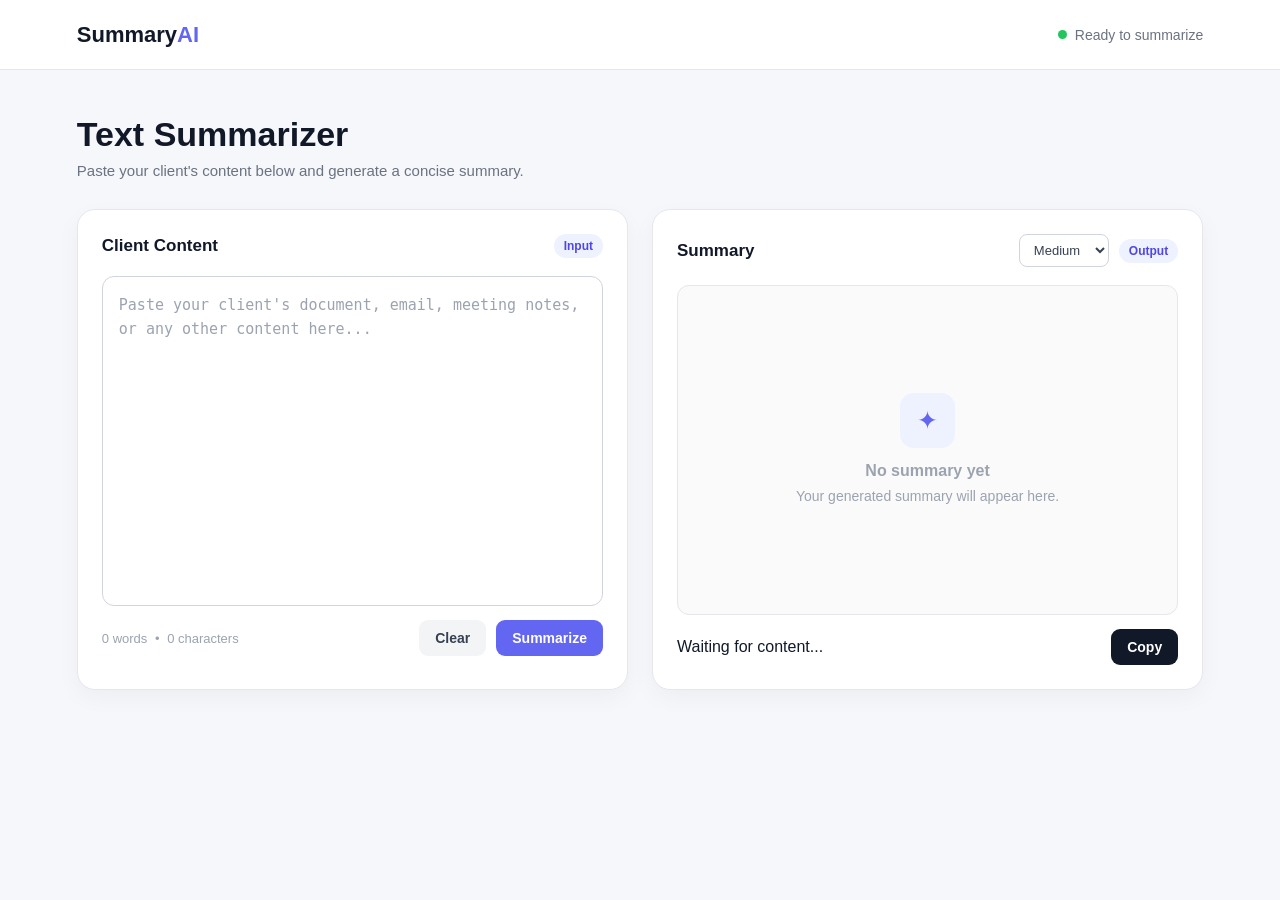
<file: src/index.html>
<!doctype html>
<html lang="en">
  <head>
    <meta charset="UTF-8" />
    <meta name="viewport" content="width=device-width, initial-scale=1.0" />

    <title>Text Summarizer</title>

    <link rel="stylesheet" href="style.css" />
  </head>

  <body>
    <!-- Navbar -->
    <nav class="navbar">
      <div class="logo">Summary<span>AI</span></div>

      <div class="status">
        <span class="status-dot"></span>
        Ready to summarize
      </div>
    </nav>

    <!-- Main -->
    <main class="container">
      <!-- Page Heading -->
      <section class="heading">
        <h1>Text Summarizer</h1>

        <p>Paste your client's content below and generate a concise summary.</p>
      </section>

      <!-- Workspace -->
      <section class="workspace">
        <!-- ================= INPUT CARD ================= -->

        <div class="card">
          <div class="card-header">
            <h2>Client Content</h2>

            <span class="badge"> Input </span>
          </div>

          <!-- Textarea -->
          <textarea
            id="inputText"
            placeholder="Paste your client's document, email, meeting notes, or any other content here..."
          ></textarea>

          <!-- Input Footer -->
          <div class="input-footer">
            <div class="counter">
              <span id="wordCount">0</span>
              words

              <span class="separator">•</span>

              <span id="charCount">0</span>
              characters
            </div>

            <div class="actions">
              <button id="clearBtn" class="clear-btn">Clear</button>

              <button id="summarizeBtn" class="summarize-btn">Summarize</button>
            </div>
          </div>
        </div>

        <!-- ================= OUTPUT CARD ================= -->

        <div class="card output-card">
          <!-- Output Header -->
          <div class="card-header">
            <h2>Summary</h2>

            <div class="summary-options">
              <select id="summaryLength">
                <option value="short">Short</option>

                <option value="medium" selected>Medium</option>

                <option value="long">Detailed</option>
              </select>

              <span class="badge"> Output </span>
            </div>
          </div>

          <!-- Summary Window -->
          <div id="summaryBox" class="summary-box">
            <!-- Empty State -->
            <div class="empty-state">
              <div class="empty-icon">✦</div>

              <strong> No summary yet </strong>

              <p>Your generated summary will appear here.</p>
            </div>
          </div>

          <!-- Output Footer -->
          <div class="summary-footer">
            <span id="summaryInfo"> Waiting for content... </span>

            <button id="copyBtn" class="copy-btn">Copy</button>
          </div>
        </div>
      </section>
    </main>

    <script src="script.js"></script>
  </body>
</html>
</file>
<file: src/style.css>
/* =========================
   GLOBAL
========================= */

* {
  margin: 0;
  padding: 0;
  box-sizing: border-box;
}

body {
  min-height: 100vh;

  font-family: Inter, Arial, Helvetica, sans-serif;

  background: #f5f7fb;

  color: #111827;
}

/* =========================
   NAVBAR
========================= */

.navbar {
  height: 70px;

  background: white;

  border-bottom: 1px solid #e5e7eb;

  display: flex;
  align-items: center;
  justify-content: space-between;

  padding: 0 6%;
}

.logo {
  font-size: 22px;
  font-weight: 700;

  color: #111827;
}

.logo span {
  color: #6366f1;
}

.status {
  display: flex;
  align-items: center;

  gap: 8px;

  color: #6b7280;

  font-size: 14px;
}

.status-dot {
  width: 9px;
  height: 9px;

  background: #22c55e;

  border-radius: 50%;
}

/* =========================
   MAIN CONTAINER
========================= */

.container {
  width: 88%;
  max-width: 1250px;

  margin: 45px auto;
}

/* =========================
   HEADING
========================= */

.heading {
  margin-bottom: 30px;
}

.heading h1 {
  font-size: 34px;

  margin-bottom: 8px;

  color: #111827;
}

.heading p {
  font-size: 15px;

  color: #6b7280;
}

/* =========================
   WORKSPACE
========================= */

.workspace {
  display: grid;

  grid-template-columns: 1fr 1fr;

  gap: 24px;

  align-items: stretch;
}

/* =========================
   CARD
========================= */

.card {
  background: white;

  border: 1px solid #e5e7eb;

  border-radius: 18px;

  padding: 24px;

  box-shadow: 0 8px 25px rgba(0, 0, 0, 0.04);

  transition: box-shadow 0.25s ease;

  min-width: 0;
}

.card:hover {
  box-shadow: 0 12px 30px rgba(0, 0, 0, 0.07);
}

/* =========================
   CARD HEADER
========================= */

.card-header {
  width: 100%;

  display: flex;

  align-items: center;

  justify-content: space-between;

  margin-bottom: 18px;
}

.card-header h2 {
  font-size: 17px;

  font-weight: 600;

  color: #111827;
}

/* =========================
   BADGE
========================= */

.badge {
  display: inline-flex;

  align-items: center;

  padding: 5px 10px;

  border-radius: 20px;

  background: #eef2ff;

  color: #4f46e5;

  font-size: 12px;

  font-weight: 600;
}

/* =========================
   TEXTAREA
========================= */

textarea {
  width: 100%;

  height: 330px;

  resize: none;

  display: block;

  border: 1px solid #d1d5db;

  border-radius: 12px;

  padding: 16px;

  outline: none;

  font-size: 15px;

  line-height: 1.6;

  color: #374151;

  background: white;

  transition:
    border-color 0.2s,
    box-shadow 0.2s;
}

textarea:focus {
  border-color: #6366f1;

  box-shadow: 0 0 0 3px rgba(99, 102, 241, 0.12);
}

textarea::placeholder {
  color: #9ca3af;
}

/* =========================
   INPUT FOOTER
========================= */

.input-footer {
  margin-top: 14px;

  display: flex;

  align-items: center;

  justify-content: space-between;

  gap: 15px;
}

.counter {
  font-size: 13px;

  color: #9ca3af;
}

.separator {
  margin: 0 4px;
}

/* =========================
   BUTTONS
========================= */

.actions {
  display: flex;

  gap: 10px;
}

button {
  border: none;

  cursor: pointer;

  font-size: 14px;

  font-weight: 600;

  border-radius: 9px;

  padding: 10px 16px;

  transition:
    background 0.2s,
    transform 0.2s,
    opacity 0.2s;
}

.clear-btn {
  background: #f3f4f6;

  color: #374151;
}

.clear-btn:hover {
  background: #e5e7eb;
}

.summarize-btn {
  background: #6366f1;

  color: white;
}

.summarize-btn:hover {
  background: #4f46e5;

  transform: translateY(-1px);
}

.summarize-btn:disabled {
  opacity: 0.6;

  cursor: not-allowed;

  transform: none;
}

/* =========================
   SUMMARY OPTIONS
========================= */

.summary-options {
  display: flex;

  align-items: center;

  gap: 10px;
}

select {
  border: 1px solid #d1d5db;

  border-radius: 8px;

  padding: 7px 10px;

  background: white;

  color: #374151;

  font-size: 13px;

  outline: none;

  cursor: pointer;
}

select:focus {
  border-color: #6366f1;
}

/* =========================
   SUMMARY BOX
========================= */

.summary-box {
  width: 100%;

  height: 330px;

  padding: 20px;

  border: 1px solid #e5e7eb;

  border-radius: 12px;

  background: #fafafa;

  overflow-y: auto;

  overflow-x: hidden;
}

/* =========================
   EMPTY STATE
========================= */

.empty-state {
  width: 100%;
  height: 100%;

  display: flex;

  flex-direction: column;

  align-items: center;

  justify-content: center;

  text-align: center;

  color: #9ca3af;
}

.empty-icon {
  width: 55px;
  height: 55px;

  display: flex;

  align-items: center;
  justify-content: center;

  margin-bottom: 14px;

  border-radius: 14px;

  background: #eef2ff;

  color: #6366f1;

  font-size: 25px;
}

.empty-state strong {
  margin-bottom: 6px;

  color: #9ca3af;
}

.empty-state p {
  max-width: 280px;

  font-size: 14px;

  line-height: 1.5;
}

/* =========================
   SUMMARY CONTENT
========================= */

.summary-content {
  display: flex;

  flex-direction: column;

  gap: 12px;
}

.summary-point {
  display: flex;

  align-items: flex-start;

  gap: 10px;

  padding: 12px 14px;

  background: white;

  border: 1px solid #e5e7eb;

  border-radius: 10px;

  line-height: 1.6;

  animation: fadeIn 0.3s ease;
}

.summary-point::before {
  content: "•";

  color: #6366f1;

  font-size: 20px;

  line-height: 1;

  flex-shrink: 0;
}

.summary-point p {
  margin: 0;

  color: #374151;

  font-size: 14px;
}

/* =========================
   SUMMARY FOOTER
========================= */

.summary-footer {
  width: 100%;

  margin-top: 14px;

  display: flex;

  align-items: center;

  justify-content: space-between;
}

.summary-info {
  font-size: 13px;

  color: #9ca3af;
}

.copy-btn {
  background: #111827;

  color: white;
}

.copy-btn:hover {
  background: #374151;
}

/* =========================
   LOADER
========================= */

.loader {
  width: 100%;
  height: 100%;

  display: flex;

  align-items: center;

  justify-content: center;

  gap: 6px;
}

.loader span {
  width: 7px;
  height: 7px;

  border-radius: 50%;

  background: #6366f1;

  animation: bounce 0.7s infinite alternate;
}

.loader span:nth-child(2) {
  animation-delay: 0.15s;
}

.loader span:nth-child(3) {
  animation-delay: 0.3s;
}

@keyframes bounce {
  from {
    transform: translateY(0);
  }

  to {
    transform: translateY(-8px);
  }
}

/* =========================
   ANIMATION
========================= */

@keyframes fadeIn {
  from {
    opacity: 0;
    transform: translateY(5px);
  }

  to {
    opacity: 1;
    transform: translateY(0);
  }
}

/* =========================
   SCROLLBAR
========================= */

.summary-box::-webkit-scrollbar {
  width: 6px;
}

.summary-box::-webkit-scrollbar-track {
  background: transparent;
}

.summary-box::-webkit-scrollbar-thumb {
  background: #d1d5db;

  border-radius: 10px;
}

/* =========================
   RESPONSIVE
========================= */

@media (max-width: 850px) {
  .workspace {
    grid-template-columns: 1fr;
  }

  .container {
    width: 92%;

    margin: 30px auto;
  }

  .heading h1 {
    font-size: 28px;
  }
}

@media (max-width: 500px) {
  .navbar {
    padding: 0 4%;
  }

  .status {
    display: none;
  }

  .card {
    padding: 18px;
  }

  .input-footer {
    flex-direction: column;

    align-items: stretch;
  }

  .actions {
    justify-content: flex-end;
  }

  .summary-options .badge {
    display: none;
  }
}
</file>
